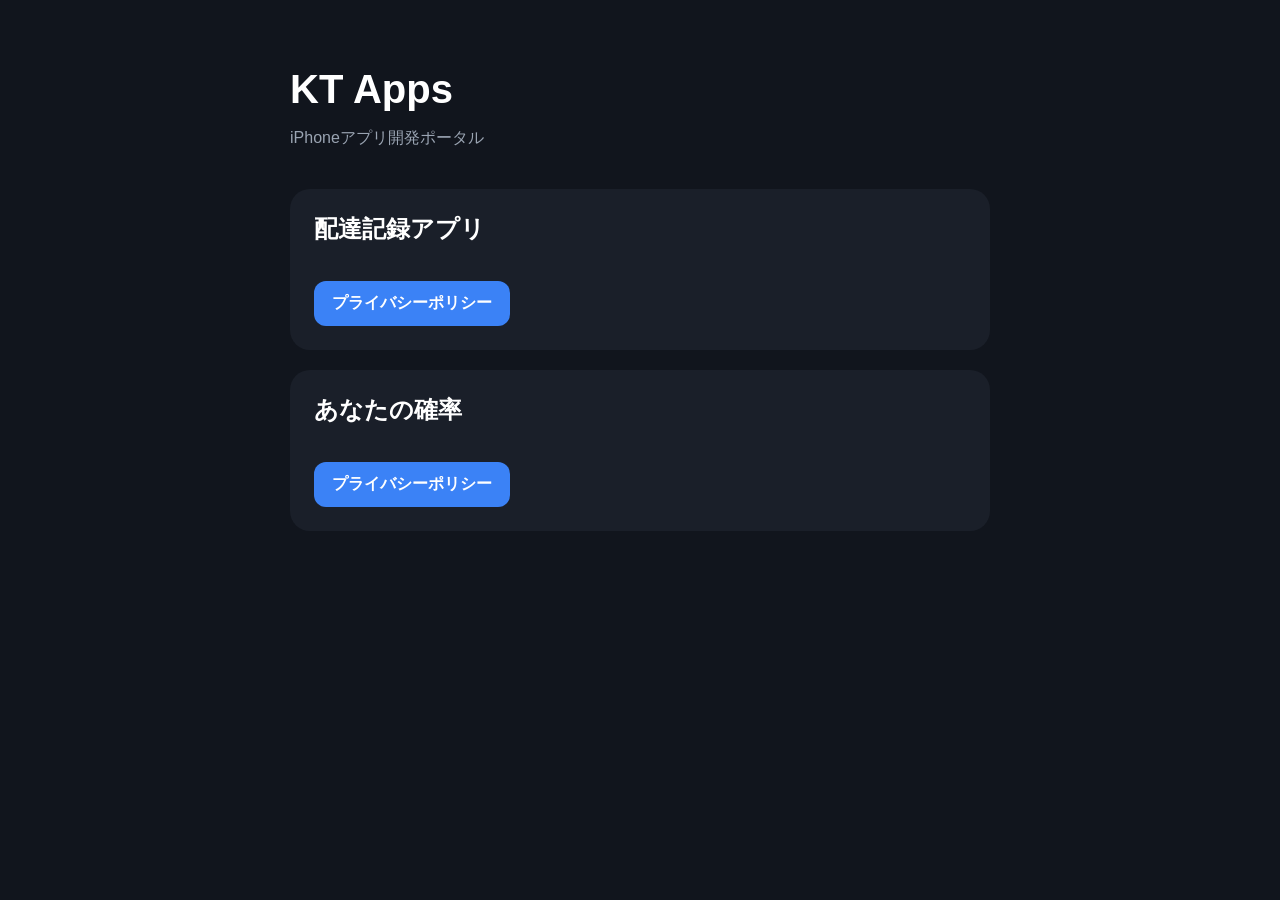
<file: index.html>
<!DOCTYPE html>
<html lang="ja">
<head>
    <meta charset="UTF-8">
    <meta name="viewport" content="width=device-width, initial-scale=1.0">
    <title>KT Apps</title>
    <link rel="stylesheet" href="style.css">
</head>
<body>

<div class="container">
    <h1>KT Apps</h1>
    <p class="subtitle">iPhoneアプリ開発ポータル</p>

    <div class="card">
        <h2>配達記録アプリ</h2>
        <a href="delivery-policy.html" class="button">プライバシーポリシー</a>
    </div>

    <div class="card">
        <h2>あなたの確率</h2>
        <a href="kakuritu-policy.html" class="button">プライバシーポリシー</a>
    </div>
</div>

</body>
</html>
</file>
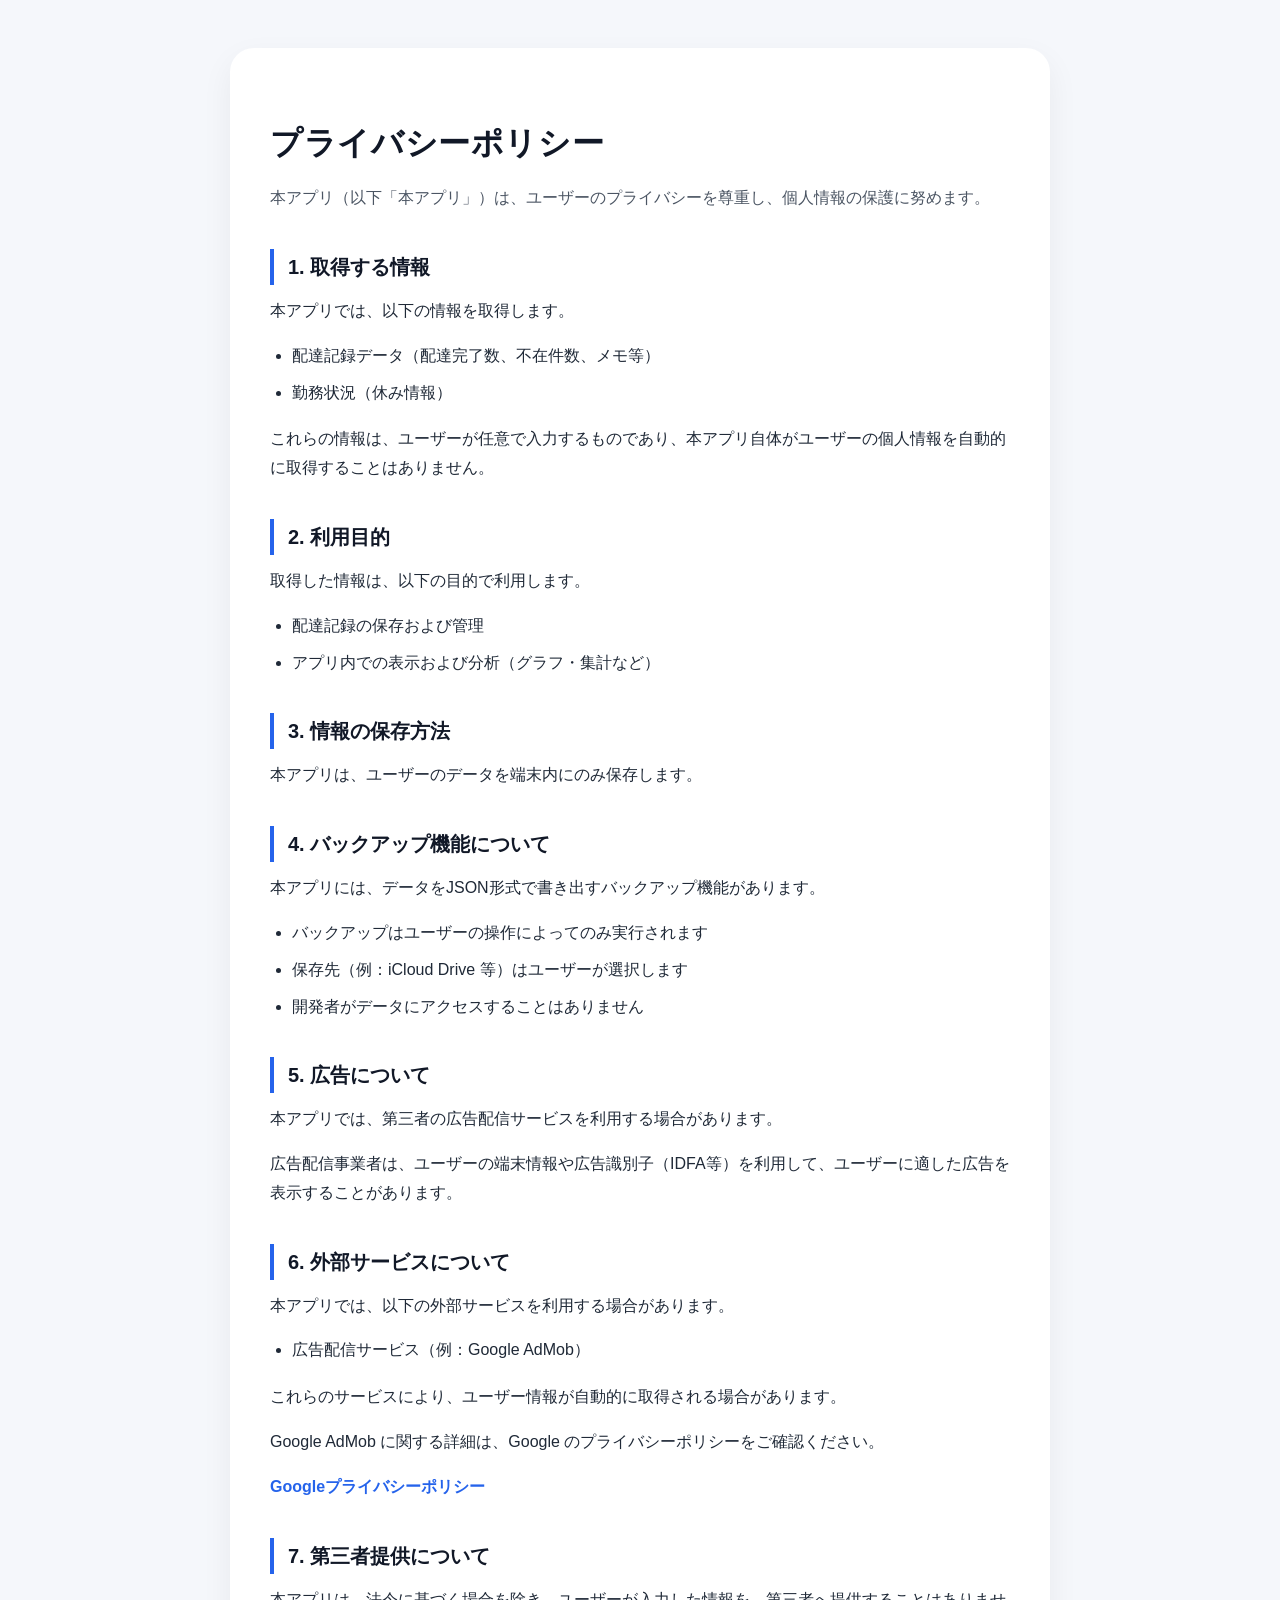
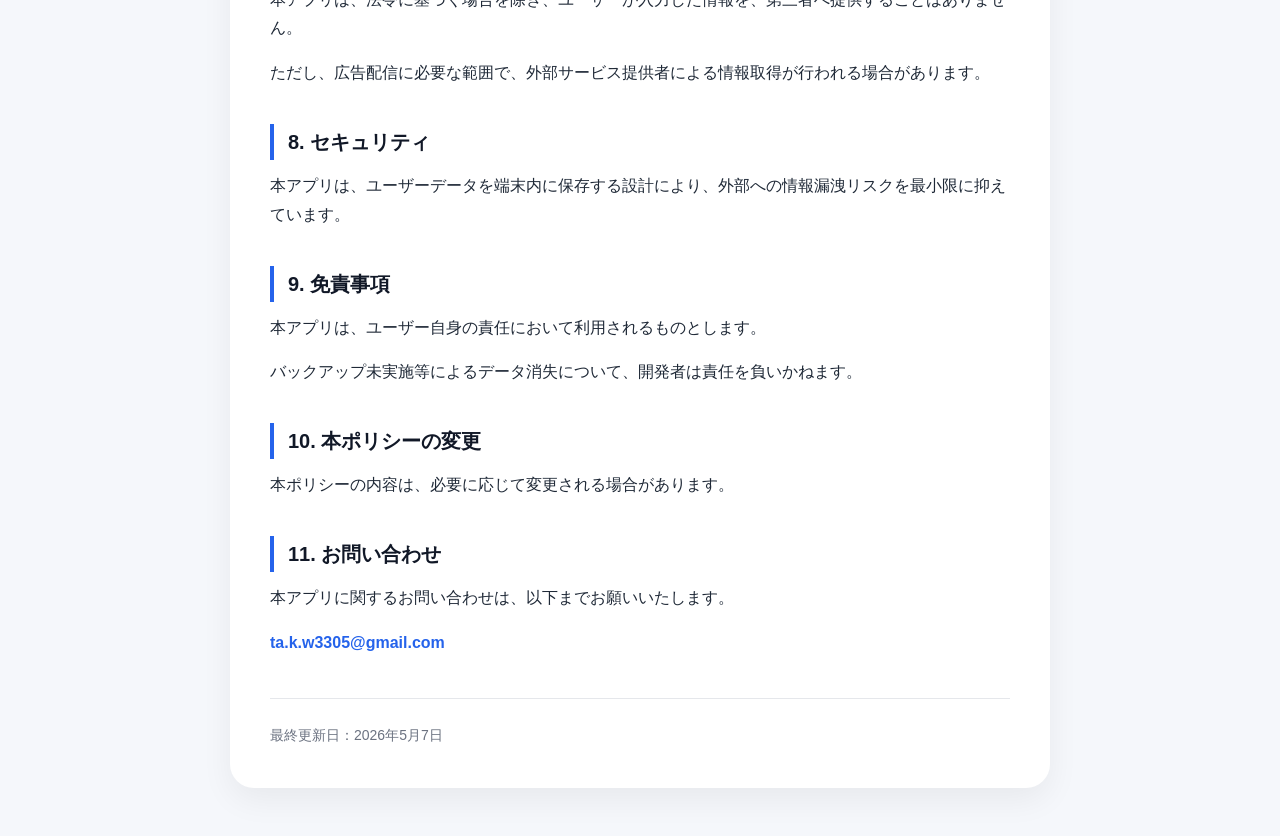
<file: delivery-policy.html>
<!DOCTYPE html>
<html lang="ja">
<head>
  <meta charset="UTF-8">
  <meta name="viewport" content="width=device-width, initial-scale=1.0">
  <title>プライバシーポリシー</title>

  <style>
    body {
      margin: 0;
      font-family: -apple-system, BlinkMacSystemFont, "Helvetica Neue", "Yu Gothic", sans-serif;
      background: #f5f7fb;
      color: #1f2937;
      line-height: 1.8;
    }

    .container {
      max-width: 820px;
      margin: 0 auto;
      padding: 48px 20px;
    }

    .card {
      background: #ffffff;
      border-radius: 24px;
      padding: 40px;
      box-shadow: 0 12px 32px rgba(0, 0, 0, 0.06);
    }

    h1 {
      font-size: 32px;
      margin-bottom: 12px;
      color: #111827;
      letter-spacing: 0.02em;
    }

    .lead {
      color: #4b5563;
      margin-bottom: 32px;
    }

    h2 {
      font-size: 20px;
      margin-top: 36px;
      margin-bottom: 12px;
      padding-left: 14px;
      border-left: 4px solid #2563eb;
      color: #111827;
    }

    p {
      margin: 0 0 16px;
    }

    ul {
      padding-left: 22px;
      margin-top: 8px;
      margin-bottom: 18px;
    }

    li {
      margin-bottom: 8px;
    }

    a {
      color: #2563eb;
      text-decoration: none;
      font-weight: 600;
    }

    a:hover {
      text-decoration: underline;
    }

    .footer {
      margin-top: 40px;
      padding-top: 24px;
      border-top: 1px solid #e5e7eb;
      color: #6b7280;
      font-size: 14px;
    }

    @media (max-width: 600px) {
      .container {
        padding: 24px 14px;
      }

      .card {
        padding: 28px 22px;
        border-radius: 18px;
      }

      h1 {
        font-size: 26px;
      }

      h2 {
        font-size: 18px;
      }
    }
  </style>
</head>

<body>
  <main class="container">
    <article class="card">
      <h1>プライバシーポリシー</h1>

      <p class="lead">
        本アプリ（以下「本アプリ」）は、ユーザーのプライバシーを尊重し、個人情報の保護に努めます。
      </p>

      <h2>1. 取得する情報</h2>
      <p>本アプリでは、以下の情報を取得します。</p>
      <ul>
        <li>配達記録データ（配達完了数、不在件数、メモ等）</li>
        <li>勤務状況（休み情報）</li>
      </ul>
      <p>
        これらの情報は、ユーザーが任意で入力するものであり、本アプリ自体がユーザーの個人情報を自動的に取得することはありません。
      </p>

      <h2>2. 利用目的</h2>
      <p>取得した情報は、以下の目的で利用します。</p>
      <ul>
        <li>配達記録の保存および管理</li>
        <li>アプリ内での表示および分析（グラフ・集計など）</li>
      </ul>

      <h2>3. 情報の保存方法</h2>
      <p>本アプリは、ユーザーのデータを端末内にのみ保存します。</p>

      <h2>4. バックアップ機能について</h2>
      <p>本アプリには、データをJSON形式で書き出すバックアップ機能があります。</p>
      <ul>
        <li>バックアップはユーザーの操作によってのみ実行されます</li>
        <li>保存先（例：iCloud Drive 等）はユーザーが選択します</li>
        <li>開発者がデータにアクセスすることはありません</li>
      </ul>

      <h2>5. 広告について</h2>
      <p>本アプリでは、第三者の広告配信サービスを利用する場合があります。</p>
      <p>
        広告配信事業者は、ユーザーの端末情報や広告識別子（IDFA等）を利用して、ユーザーに適した広告を表示することがあります。
      </p>

      <h2>6. 外部サービスについて</h2>
      <p>本アプリでは、以下の外部サービスを利用する場合があります。</p>
      <ul>
        <li>広告配信サービス（例：Google AdMob）</li>
      </ul>
      <p>これらのサービスにより、ユーザー情報が自動的に取得される場合があります。</p>
      <p>
        Google AdMob に関する詳細は、Google のプライバシーポリシーをご確認ください。
      </p>
      <p>
        <a href="https://policies.google.com/privacy" target="_blank" rel="noopener noreferrer">
          Googleプライバシーポリシー
        </a>
      </p>

      <h2>7. 第三者提供について</h2>
      <p>
        本アプリは、法令に基づく場合を除き、ユーザーが入力した情報を、第三者へ提供することはありません。
      </p>
      <p>
        ただし、広告配信に必要な範囲で、外部サービス提供者による情報取得が行われる場合があります。
      </p>

      <h2>8. セキュリティ</h2>
      <p>
        本アプリは、ユーザーデータを端末内に保存する設計により、外部への情報漏洩リスクを最小限に抑えています。
      </p>

      <h2>9. 免責事項</h2>
      <p>本アプリは、ユーザー自身の責任において利用されるものとします。</p>
      <p>
        バックアップ未実施等によるデータ消失について、開発者は責任を負いかねます。
      </p>

      <h2>10. 本ポリシーの変更</h2>
      <p>本ポリシーの内容は、必要に応じて変更される場合があります。</p>

      <h2>11. お問い合わせ</h2>
      <p>本アプリに関するお問い合わせは、以下までお願いいたします。</p>
      <p>
        <a href="mailto:ta.k.w3305@gmail.com">
          ta.k.w3305@gmail.com
        </a>
      </p>

      <div class="footer">
        最終更新日：2026年5月7日
      </div>
    </article>
  </main>
</body>
</html>
</file>
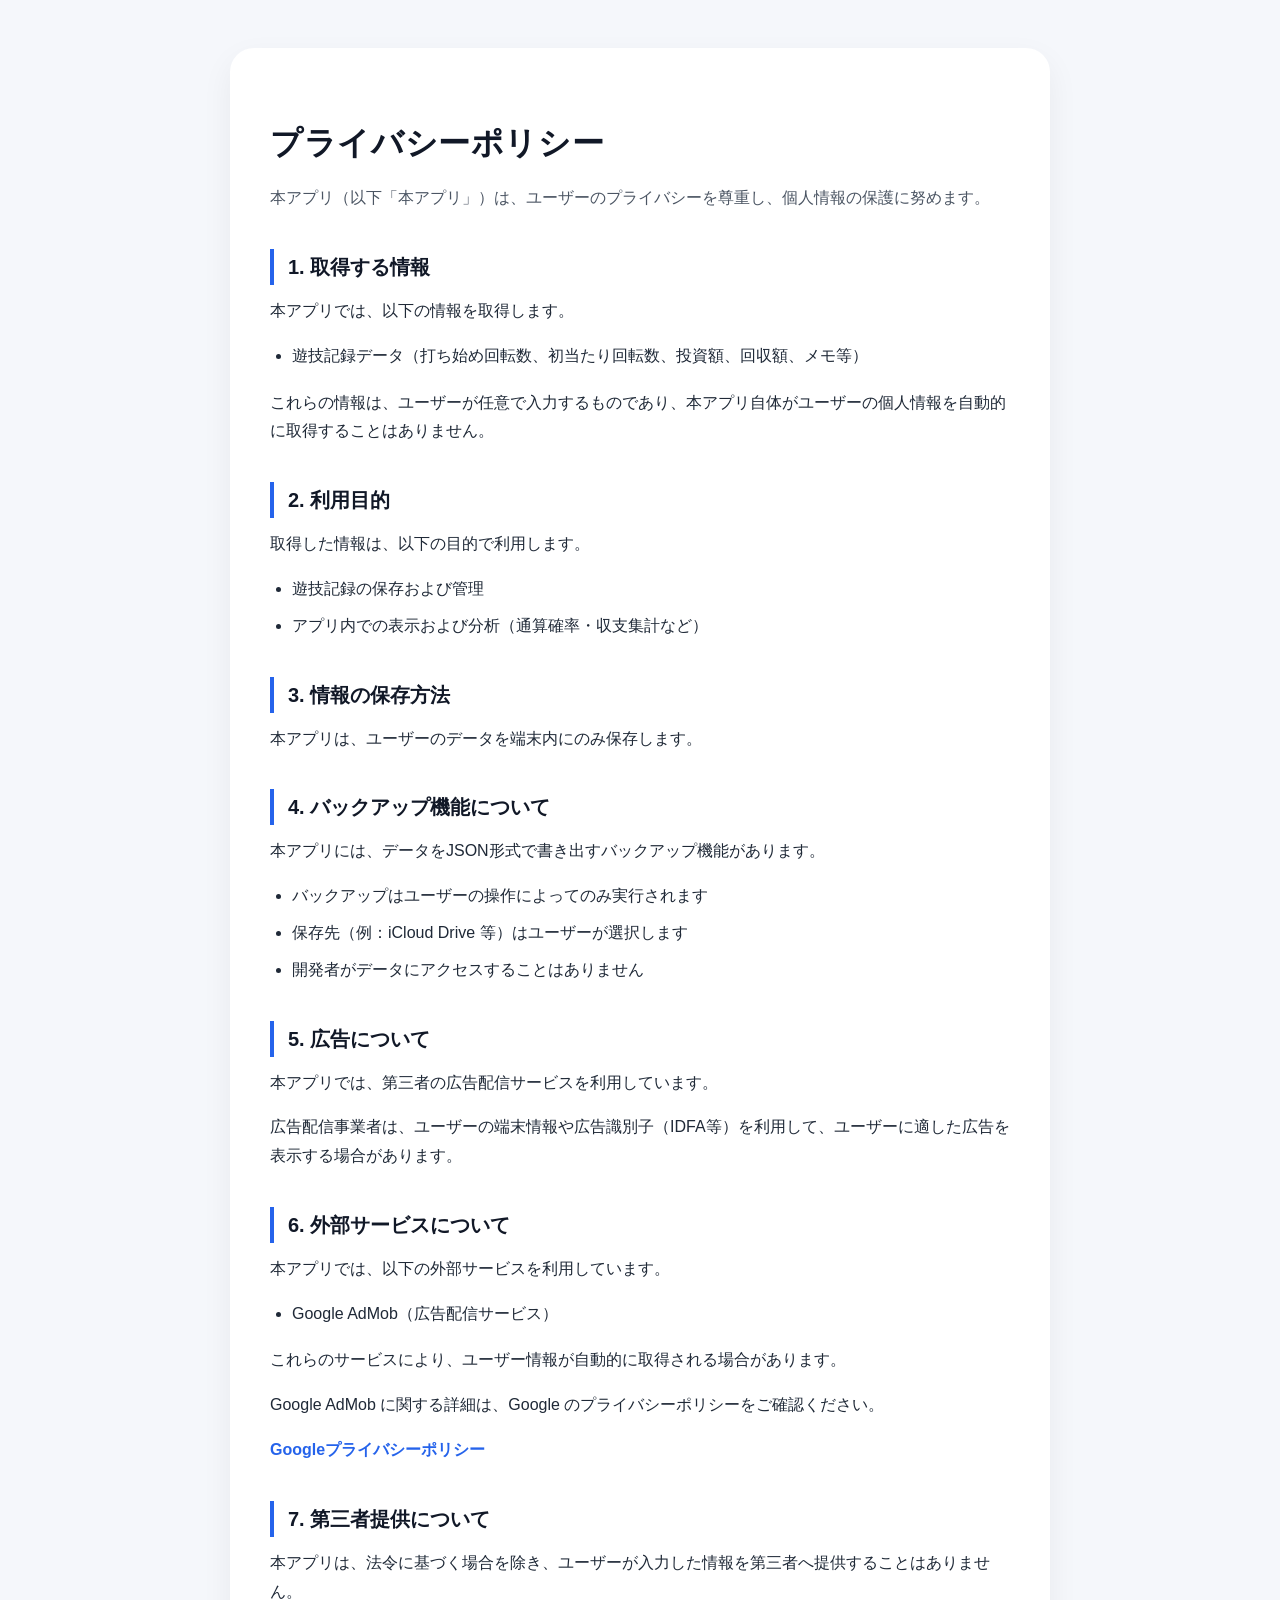
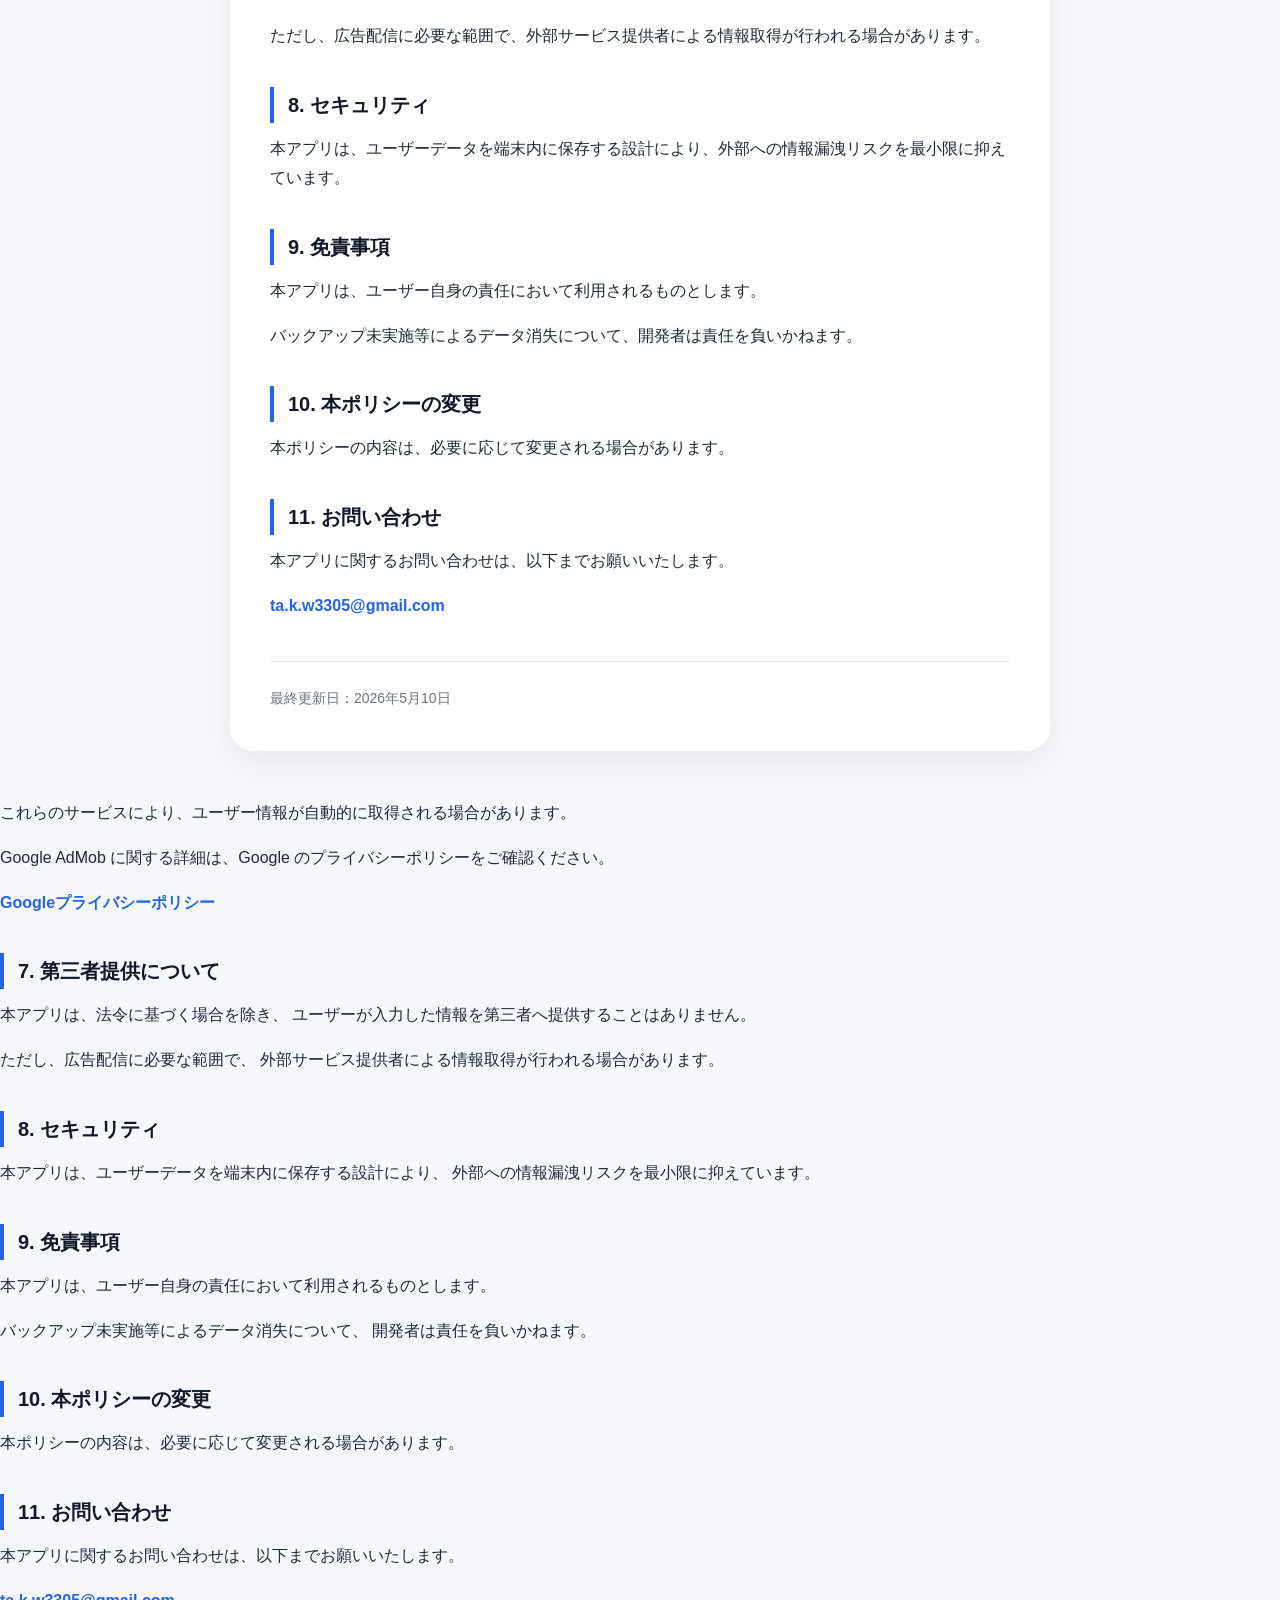
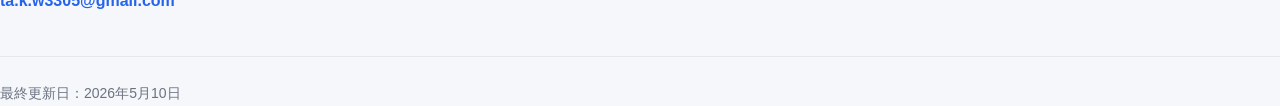
<file: kakuritu-policy.html>
<!DOCTYPE html>
<html lang="ja">
<head>
  <meta charset="UTF-8">
  <meta name="viewport" content="width=device-width, initial-scale=1.0">
  <title>プライバシーポリシー</title>

  <style>
    body {
      margin: 0;
      font-family: -apple-system, BlinkMacSystemFont, "Helvetica Neue", "Yu Gothic", sans-serif;
      background: #f5f7fb;
      color: #1f2937;
      line-height: 1.8;
    }

    .container {
      max-width: 820px;
      margin: 0 auto;
      padding: 48px 20px;
    }

    .card {
      background: #ffffff;
      border-radius: 24px;
      padding: 40px;
      box-shadow: 0 12px 32px rgba(0, 0, 0, 0.06);
    }

    h1 {
      font-size: 32px;
      margin-bottom: 12px;
      color: #111827;
      letter-spacing: 0.02em;
    }

    .lead {
      color: #4b5563;
      margin-bottom: 32px;
    }

    h2 {
      font-size: 20px;
      margin-top: 36px;
      margin-bottom: 12px;
      padding-left: 14px;
      border-left: 4px solid #2563eb;
      color: #111827;
    }

    p {
      margin: 0 0 16px;
    }

    ul {
      padding-left: 22px;
      margin-top: 8px;
      margin-bottom: 18px;
    }

    li {
      margin-bottom: 8px;
    }

    a {
      color: #2563eb;
      text-decoration: none;
      font-weight: 600;
    }

    a:hover {
      text-decoration: underline;
    }

    .footer {
      margin-top: 40px;
      padding-top: 24px;
      border-top: 1px solid #e5e7eb;
      color: #6b7280;
      font-size: 14px;
    }

    @media (max-width: 600px) {
      .container {
        padding: 24px 14px;
      }

      .card {
        padding: 28px 22px;
        border-radius: 18px;
      }

      h1 {
        font-size: 26px;
      }

      h2 {
        font-size: 18px;
      }
    }
  </style>
</head>

<body>
  <main class="container">
    <article class="card">
      <h1>プライバシーポリシー</h1>

      <p class="lead">
        本アプリ（以下「本アプリ」）は、ユーザーのプライバシーを尊重し、個人情報の保護に努めます。
      </p>

      <h2>1. 取得する情報</h2>
      <p>本アプリでは、以下の情報を取得します。</p>
      <ul>
        <li>遊技記録データ（打ち始め回転数、初当たり回転数、投資額、回収額、メモ等）</li>
      </ul>
      <p>
        これらの情報は、ユーザーが任意で入力するものであり、本アプリ自体がユーザーの個人情報を自動的に取得することはありません。
      </p>

      <h2>2. 利用目的</h2>
      <p>取得した情報は、以下の目的で利用します。</p>
      <ul>
        <li>遊技記録の保存および管理</li>
        <li>アプリ内での表示および分析（通算確率・収支集計など）</li>
      </ul>

      <h2>3. 情報の保存方法</h2>
      <p>本アプリは、ユーザーのデータを端末内にのみ保存します。</p>

      <h2>4. バックアップ機能について</h2>
      <p>本アプリには、データをJSON形式で書き出すバックアップ機能があります。</p>
      <ul>
        <li>バックアップはユーザーの操作によってのみ実行されます</li>
        <li>保存先（例：iCloud Drive 等）はユーザーが選択します</li>
        <li>開発者がデータにアクセスすることはありません</li>
      </ul>

      <h2>5. 広告について</h2>
      <p>本アプリでは、第三者の広告配信サービスを利用しています。</p>
      <p>
        広告配信事業者は、ユーザーの端末情報や広告識別子（IDFA等）を利用して、ユーザーに適した広告を表示する場合があります。
      </p>

      <h2>6. 外部サービスについて</h2>
      <p>本アプリでは、以下の外部サービスを利用しています。</p>
      <ul>
        <li>Google AdMob（広告配信サービス）</li>
      </ul>
      <p>これらのサービスにより、ユーザー情報が自動的に取得される場合があります。</p>
      <p>
        Google AdMob に関する詳細は、Google のプライバシーポリシーをご確認ください。
      </p>
      <p>
        <a href="https://policies.google.com/privacy" target="_blank" rel="noopener noreferrer">
          Googleプライバシーポリシー
        </a>
      </p>

      <h2>7. 第三者提供について</h2>
      <p>
        本アプリは、法令に基づく場合を除き、ユーザーが入力した情報を第三者へ提供することはありません。
      </p>
      <p>
        ただし、広告配信に必要な範囲で、外部サービス提供者による情報取得が行われる場合があります。
      </p>

      <h2>8. セキュリティ</h2>
      <p>
        本アプリは、ユーザーデータを端末内に保存する設計により、外部への情報漏洩リスクを最小限に抑えています。
      </p>

      <h2>9. 免責事項</h2>
      <p>本アプリは、ユーザー自身の責任において利用されるものとします。</p>
      <p>
        バックアップ未実施等によるデータ消失について、開発者は責任を負いかねます。
      </p>

      <h2>10. 本ポリシーの変更</h2>
      <p>本ポリシーの内容は、必要に応じて変更される場合があります。</p>

      <h2>11. お問い合わせ</h2>
      <p>本アプリに関するお問い合わせは、以下までお願いいたします。</p>
      <p>
        <a href="mailto:ta.k.w3305@gmail.com">
          ta.k.w3305@gmail.com
        </a>
      </p>

      <div class="footer">
        最終更新日：2026年5月10日
      </div>
    </article>
  </main>
</body>
</html>        <p>
            これらのサービスにより、ユーザー情報が自動的に取得される場合があります。
        </p>

        <p>
            Google AdMob に関する詳細は、Google のプライバシーポリシーをご確認ください。
        </p>

        <p>
            <a href="https://policies.google.com/privacy" target="_blank" rel="noopener noreferrer">
                Googleプライバシーポリシー
            </a>
        </p>

        <h2>7. 第三者提供について</h2>

        <p>
            本アプリは、法令に基づく場合を除き、
            ユーザーが入力した情報を第三者へ提供することはありません。
        </p>

        <p>
            ただし、広告配信に必要な範囲で、
            外部サービス提供者による情報取得が行われる場合があります。
        </p>

        <h2>8. セキュリティ</h2>

        <p>
            本アプリは、ユーザーデータを端末内に保存する設計により、
            外部への情報漏洩リスクを最小限に抑えています。
        </p>

        <h2>9. 免責事項</h2>

        <p>
            本アプリは、ユーザー自身の責任において利用されるものとします。
        </p>

        <p>
            バックアップ未実施等によるデータ消失について、
            開発者は責任を負いかねます。
        </p>

        <h2>10. 本ポリシーの変更</h2>

        <p>
            本ポリシーの内容は、必要に応じて変更される場合があります。
        </p>

        <h2>11. お問い合わせ</h2>

        <p>
            本アプリに関するお問い合わせは、以下までお願いいたします。
        </p>

        <p>
            <a href="mailto:ta.k.w3305@gmail.com">
                ta.k.w3305@gmail.com
            </a>
        </p>

        <div class="footer">
            最終更新日：2026年5月10日
        </div>

    </div>

</div>

</body>
</html>
</file>
<file: style.css>
body {
    margin: 0;
    padding: 0;
    background: #11151d;
    color: white;
    font-family: -apple-system, BlinkMacSystemFont, sans-serif;
}

.container {
    max-width: 700px;
    margin: auto;
    padding: 40px 20px;
}

h1 {
    font-size: 40px;
    margin-bottom: 8px;
}

.subtitle {
    color: #9aa4b2;
    margin-bottom: 40px;
}

.card {
    background: #1a1f29;
    border-radius: 20px;
    padding: 24px;
    margin-bottom: 20px;
}

.card h2 {
    margin-top: 0;
}

.button {
    display: inline-block;
    margin-top: 16px;
    padding: 12px 18px;
    background: #3b82f6;
    color: white;
    text-decoration: none;
    border-radius: 12px;
    font-weight: bold;
}
</file>
